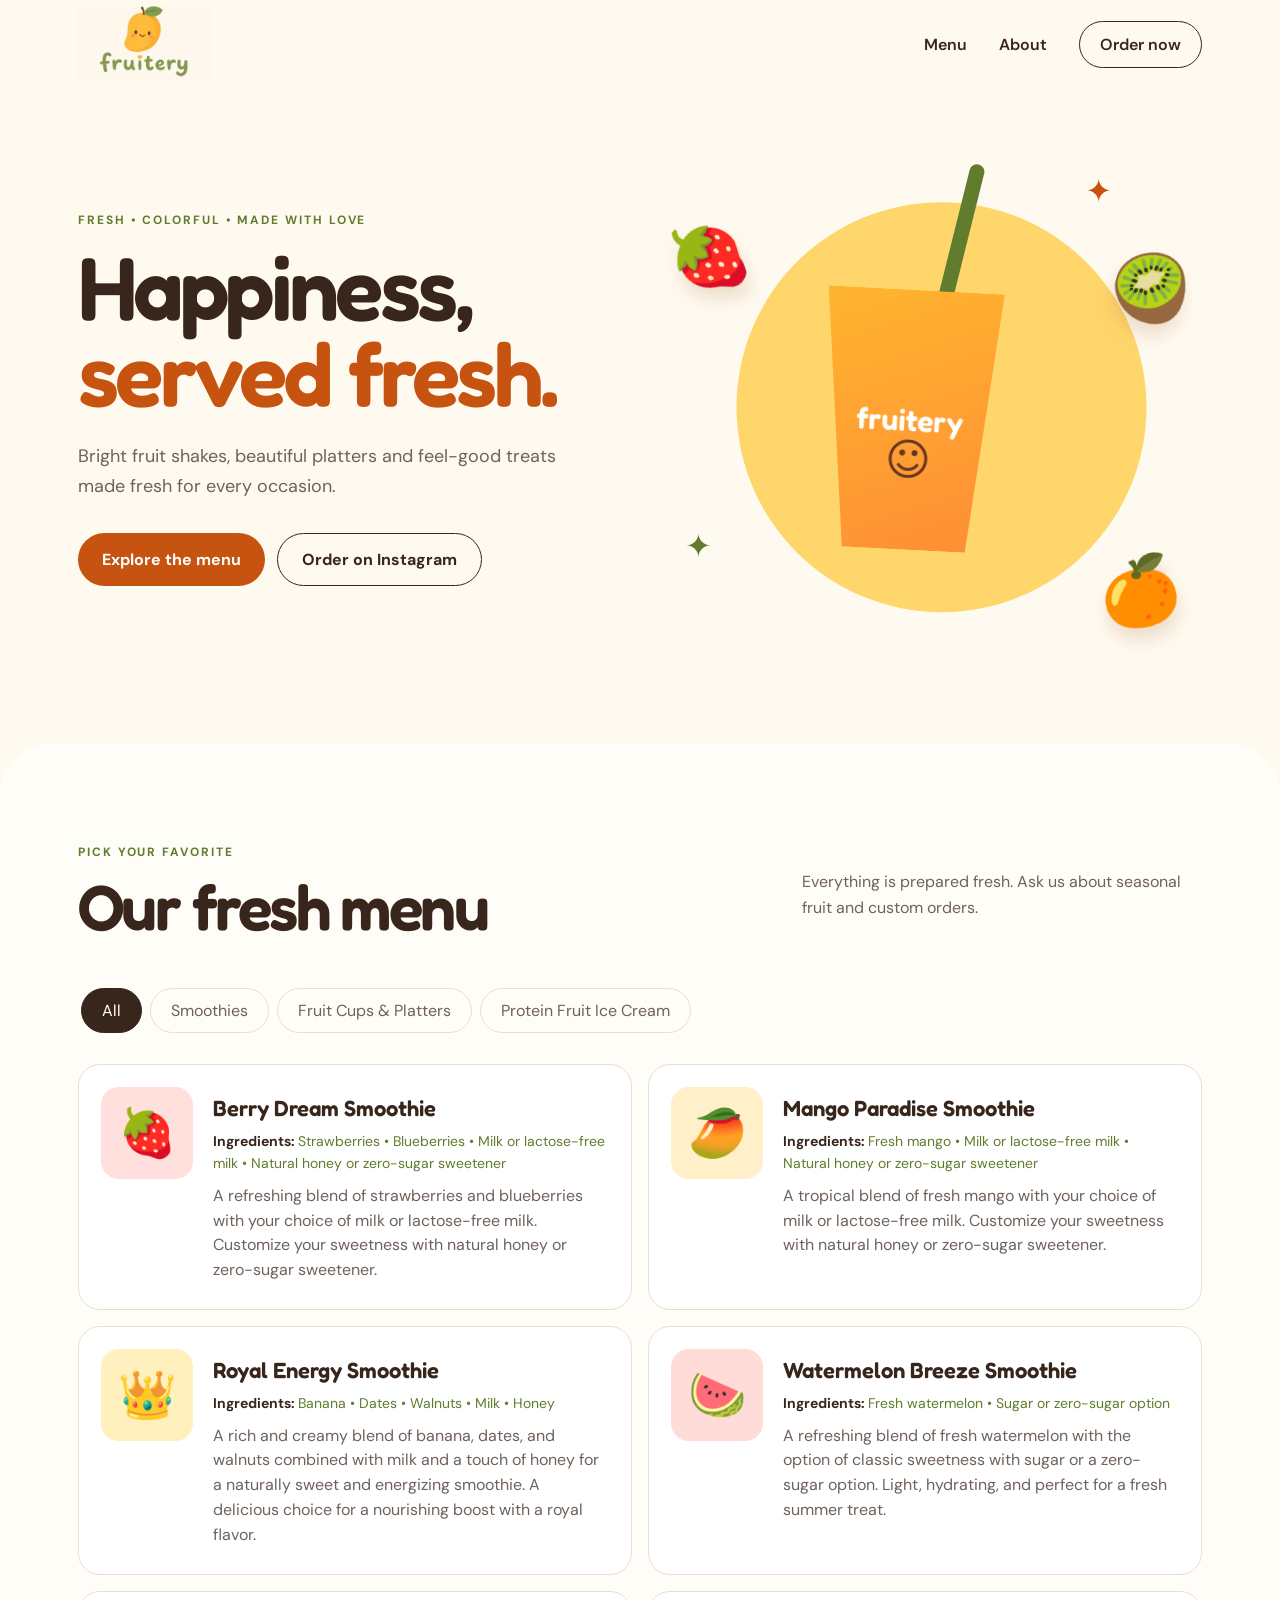
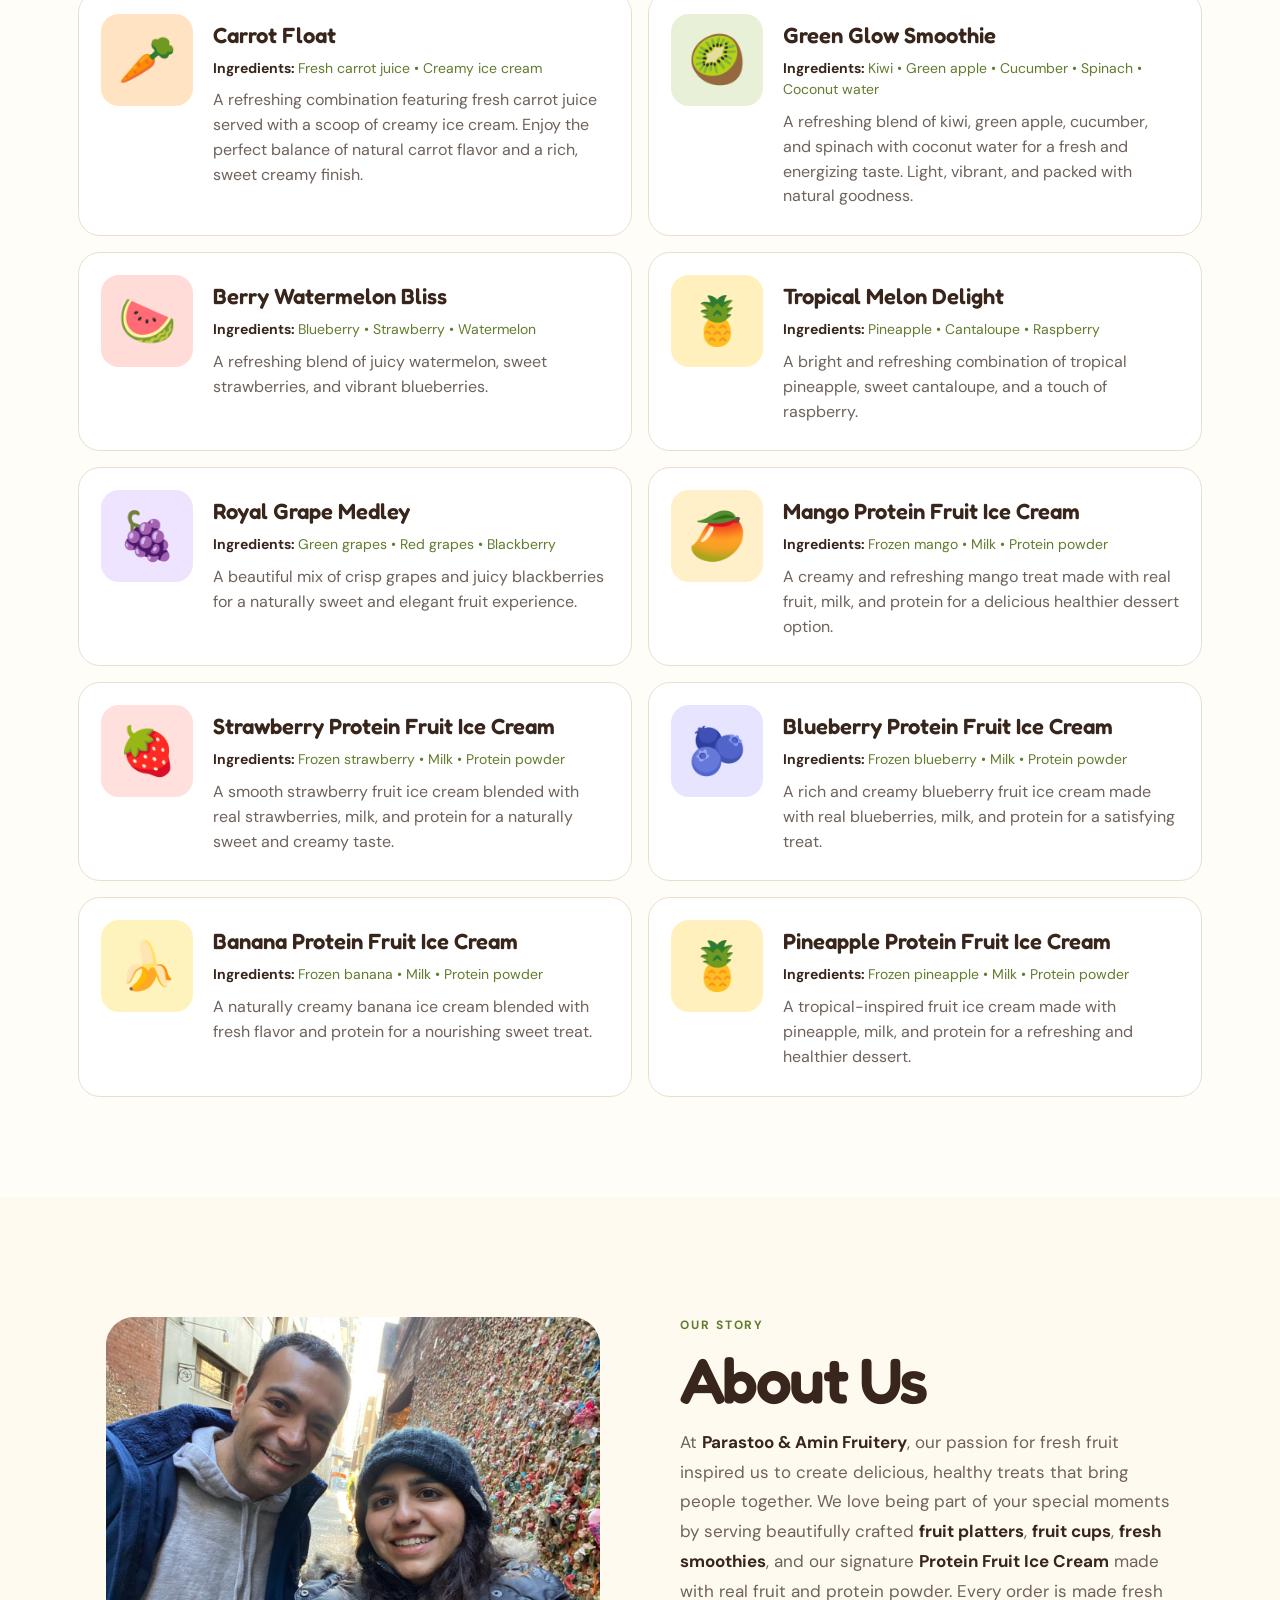
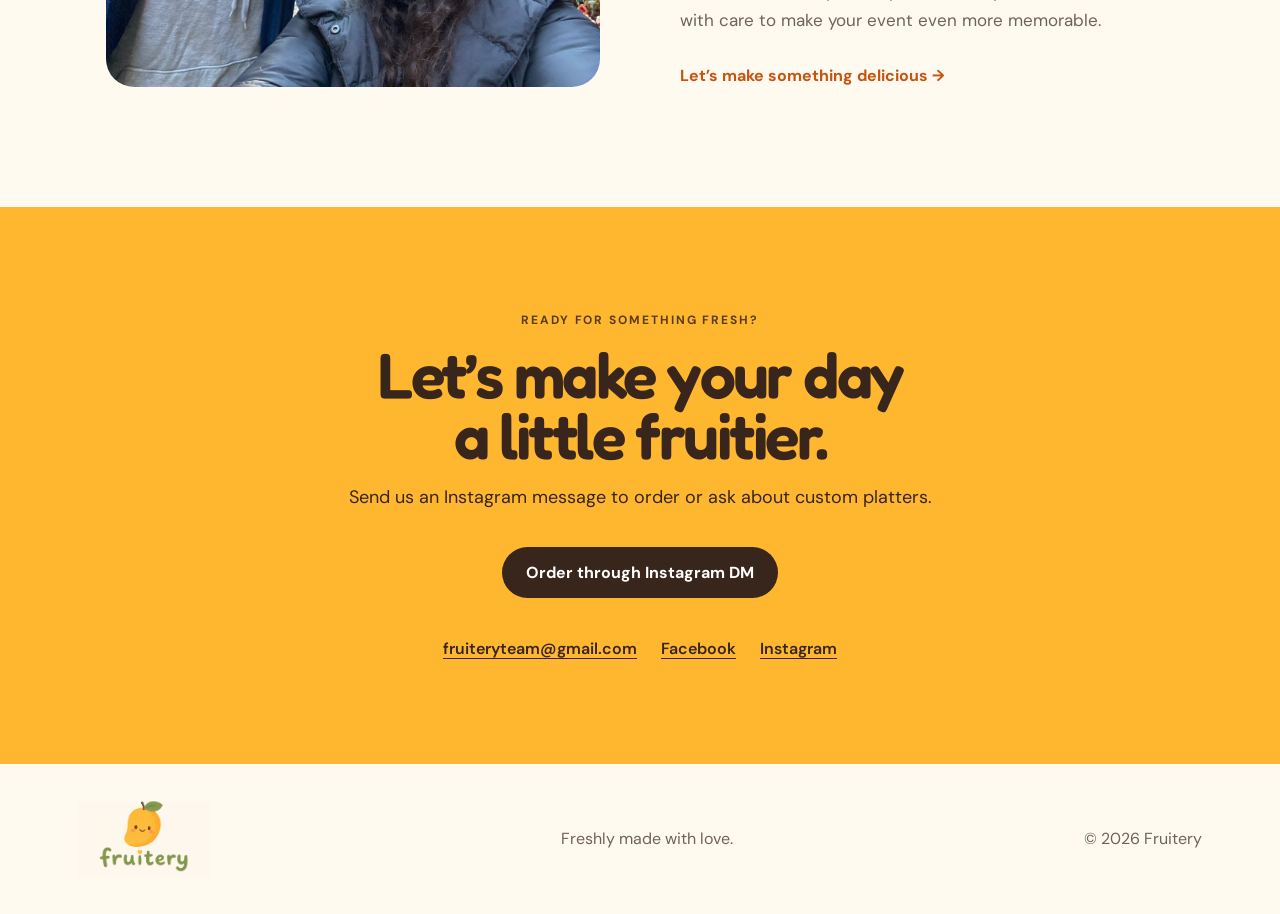
<file: index.html>
<!doctype html>
<html lang="en">
<head>
  <meta charset="utf-8">
  <meta name="viewport" content="width=device-width, initial-scale=1">
  <meta name="description" content="Fruitery — fresh fruit shakes, platters, cups and more, made with love.">
  <meta name="theme-color" content="#fffaf0">
  <title>Fruitery | Fresh fruit, made happy</title>
  <link rel="preconnect" href="https://fonts.googleapis.com">
  <link rel="preconnect" href="https://fonts.gstatic.com" crossorigin>
  <link href="https://fonts.googleapis.com/css2?family=DM+Sans:wght@400;500;600;700&family=Fredoka:wght@500;600;700&display=swap" rel="stylesheet">
  <link rel="stylesheet" href="styles.css">
</head>
<body>
  <a class="skip-link" href="#main-content">Skip to main content</a>
  <header class="site-header">
    <a class="brand" href="#main-content" aria-label="Fruitery home">
      <img class="brand-logo" src="image.png" alt="" width="132" height="132">
    </a>
    <nav aria-label="Main navigation">
      <a href="#menu">Menu</a>
      <a href="#about">About</a>
      <a class="nav-order" href="https://ig.me/m/fruit_ery" target="_blank" rel="noopener noreferrer">Order now</a>
    </nav>
  </header>

  <main id="main-content">
    <section class="hero">
      <div class="hero-copy">
        <p class="eyebrow">Fresh • Colorful • Made with love</p>
        <h1>Happiness,<br><span>served fresh.</span></h1>
        <p class="hero-text">Bright fruit shakes, beautiful platters and feel-good treats made fresh for every occasion.</p>
        <div class="hero-actions">
          <a class="button primary" href="#menu">Explore the menu</a>
          <a class="button secondary" href="https://ig.me/m/fruit_ery" target="_blank" rel="noopener noreferrer">Order on Instagram</a>
        </div>
      </div>
      <div class="hero-art" aria-hidden="true">
        <div class="sun"></div>
        <span class="fruit fruit-one">🍓</span>
        <span class="fruit fruit-two">🥝</span>
        <span class="fruit fruit-three">🍊</span>
        <div class="shake">
          <div class="straw"></div>
          <div class="shake-cup"><span>fruitery</span></div>
        </div>
        <span class="sparkle sparkle-one">✦</span>
        <span class="sparkle sparkle-two">✦</span>
      </div>
    </section>

    <section class="menu-section" id="menu">
      <div class="section-heading">
        <div><p class="eyebrow">Pick your favorite</p><h2>Our fresh menu</h2></div>
        <p>Everything is prepared fresh. Ask us about seasonal fruit and custom orders.</p>
      </div>

      <div class="tabs" aria-label="Filter menu by category"></div>
      <div class="menu-grid" aria-live="polite" aria-busy="true">
        <p class="menu-status">Loading our fresh menu…</p>
      </div>
    </section>

    <section class="about" id="about">
      <figure class="about-art">
        <img src="images/about_us_image.jpg" alt="Parastoo and Amin, the founders of Fruitery" width="1280" height="960" loading="lazy">
      </figure>
      <div class="about-copy"><p class="eyebrow">Our story</p><h2>About Us</h2><p>At <strong>Parastoo &amp; Amin Fruitery</strong>, our passion for fresh fruit inspired us to create delicious, healthy treats that bring people together. We love being part of your special moments by serving beautifully crafted <strong>fruit platters</strong>, <strong>fruit cups</strong>, <strong>fresh smoothies</strong>, and our signature <strong>Protein Fruit Ice Cream</strong> made with real fruit and protein powder. Every order is made fresh with care to make your event even more memorable.</p><a href="https://ig.me/m/fruit_ery" target="_blank" rel="noopener noreferrer">Let’s make something delicious <span>→</span></a></div>
    </section>

    <section class="contact" id="contact">
      <p class="eyebrow">Ready for something fresh?</p>
      <h2>Let’s make your day<br>a little fruitier.</h2>
      <p>Send us an Instagram message to order or ask about custom platters.</p>
      <!-- Replace the link below with your WhatsApp number: https://wa.me/15551234567 -->
      <a class="button dark" href="https://ig.me/m/fruit_ery" target="_blank" rel="noopener noreferrer">Order through Instagram DM</a>
      <div class="socials" aria-label="Contact Fruitery">
        <a href="mailto:fruiteryteam@gmail.com">fruiteryteam@gmail.com</a>
        <a href="https://www.facebook.com/people/Fruitery/61592068042619/?mibextid=wwXIfr&amp;rdid=FAv29EEiZbEbQ4nB&amp;share_url=https%3A%2F%2Fwww.facebook.com%2Fshare%2F195xjxgWoL%2F%3Fmibextid%3DwwXIfr" target="_blank" rel="noopener noreferrer">Facebook</a>
        <a href="https://www.instagram.com/fruit_ery/" target="_blank" rel="noopener noreferrer">Instagram</a>
      </div>
    </section>
  </main>

  <footer><a class="brand" href="#main-content" aria-label="Fruitery, back to top"><img class="brand-logo" src="image.png" alt="" width="132" height="132"></a><p>Freshly made with love.</p><p>© <span id="year"></span> Fruitery</p></footer>
  <script src="script.js"></script>
</body>
</html>
</file>
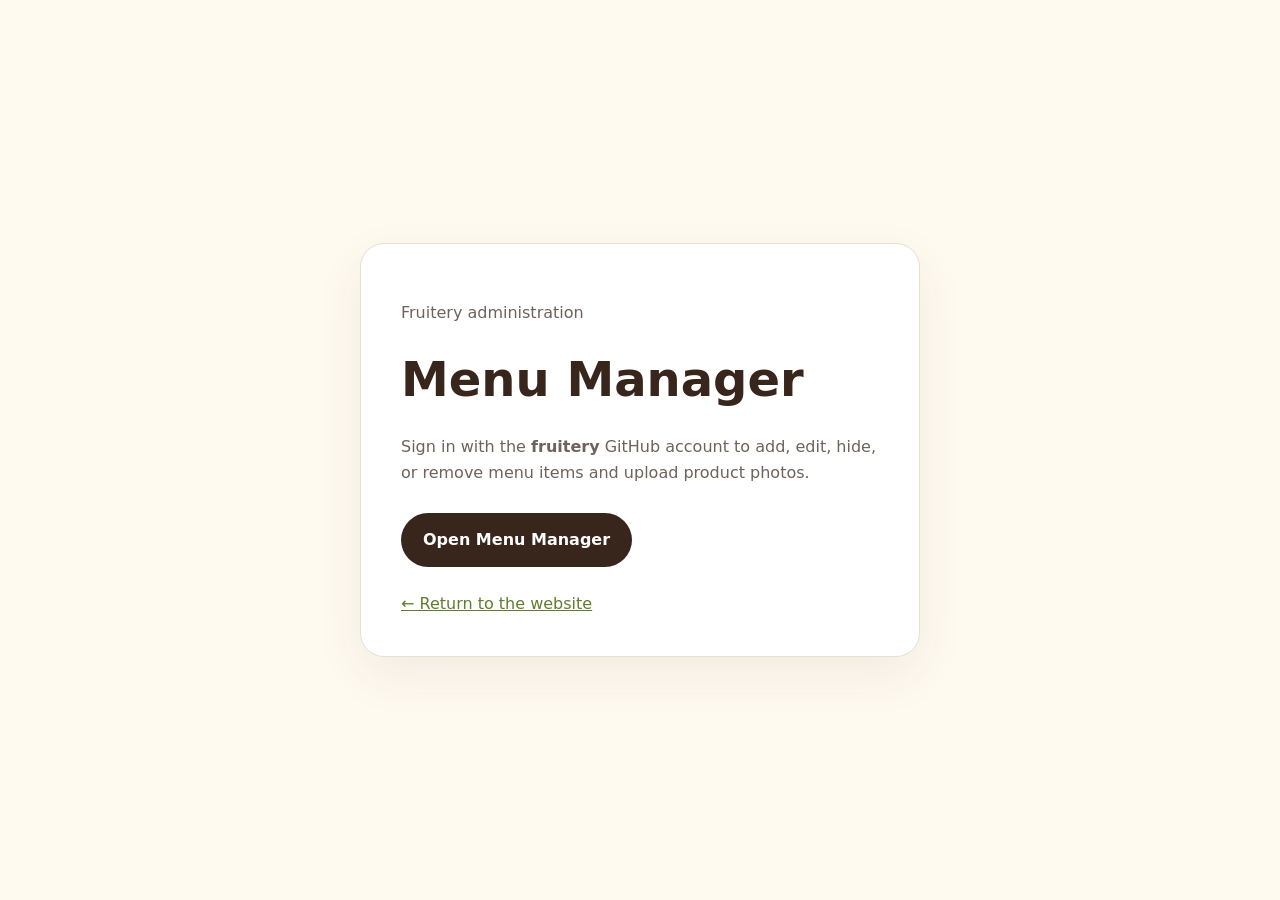
<file: admin/index.html>
<!doctype html>
<html lang="en">
<head>
  <meta charset="utf-8">
  <meta name="viewport" content="width=device-width, initial-scale=1">
  <meta name="robots" content="noindex">
  <title>Fruitery Menu Manager</title>
  <style>
    *{box-sizing:border-box}body{margin:0;min-height:100vh;display:grid;place-items:center;padding:24px;background:#fffaf0;color:#38251c;font:16px/1.6 system-ui,sans-serif}.panel{width:min(560px,100%);padding:40px;border:1px solid #eadfce;border-radius:24px;background:#fff;box-shadow:0 18px 50px #38251c12}h1{margin:0 0 12px;font-size:clamp(32px,7vw,48px)}p{color:#6f625b}.button{display:inline-block;margin-top:12px;padding:14px 22px;border-radius:999px;background:#38251c;color:#fff;text-decoration:none;font-weight:700}.back{display:block;margin-top:24px;color:#617c2d}
  </style>
</head>
<body>
  <main class="panel">
    <p>Fruitery administration</p>
    <h1>Menu Manager</h1>
    <p>Sign in with the <strong>fruitery</strong> GitHub account to add, edit, hide, or remove menu items and upload product photos.</p>
    <a class="button" href="https://app.pagescms.org" rel="external">Open Menu Manager</a>
    <a class="back" href="/">← Return to the website</a>
  </main>
</body>
</html>
</file>
<file: styles.css>
:root{--cream:#fffaf0;--paper:#fffdf7;--mango:#ffb72f;--orange:#c65310;--green:#617c2d;--dark:#38251c;--muted:#6f625b;--pink:#ff8f7d;--line:#eadfce;--radius:28px}
*{box-sizing:border-box}html{scroll-behavior:smooth;scroll-padding-top:1rem}body{margin:0;min-width:320px;overflow-x:hidden;background:var(--cream);color:var(--dark);font-family:"DM Sans",system-ui,-apple-system,sans-serif}img,svg{display:block;max-width:100%}a{color:inherit;text-decoration:none}button{font:inherit}strong{color:var(--dark);font-weight:700}.skip-link{position:fixed;z-index:100;top:10px;left:10px;padding:10px 14px;background:var(--dark);color:white;border-radius:8px;transform:translateY(-150%)}.skip-link:focus{transform:none}:focus-visible{outline:3px solid #1673c9;outline-offset:3px}.site-header{height:88px;display:flex;align-items:center;justify-content:space-between;max-width:1180px;margin:auto;padding:0 28px}.brand{position:relative;display:block;width:132px;height:76px;overflow:hidden}.brand-logo{position:absolute;top:-29px;left:0;width:132px;height:132px;max-width:none}.site-header nav{display:flex;align-items:center;gap:32px;font-weight:600}.site-header nav a:hover{color:var(--orange)}.nav-order{padding:12px 20px;border:1.5px solid var(--dark);border-radius:99px}.hero{max-width:1180px;min-height:650px;margin:auto;padding:56px 28px 90px;display:grid;grid-template-columns:minmax(0,1fr) minmax(0,1fr);align-items:center;overflow:hidden}.eyebrow{text-transform:uppercase;letter-spacing:.16em;font-size:12px;font-weight:700;color:var(--green);margin:0 0 16px}.hero h1,.section-heading h2,.about h2,.contact h2{font:600 clamp(52px,7vw,94px)/.96 "Fredoka",system-ui,sans-serif;letter-spacing:-.04em;margin:0}.hero h1 span{color:var(--orange)}.hero-text{font-size:18px;line-height:1.65;color:var(--muted);max-width:520px;margin:26px 0 32px}.hero-actions{display:flex;gap:12px;flex-wrap:wrap}.button{display:inline-flex;justify-content:center;align-items:center;padding:15px 24px;border-radius:99px;font-weight:700;transition:transform .2s}.primary{background:var(--orange);color:white}.secondary{border:1.5px solid var(--dark)}.button:hover{transform:translateY(-2px)}.hero-art{height:510px;position:relative}.sun{position:absolute;width:410px;height:410px;background:#ffd66b;border-radius:50%;left:50%;top:50%;transform:translate(-45%,-48%)}.shake{position:absolute;left:48%;top:50%;transform:translate(-50%,-42%) rotate(3deg)}.shake-cup{width:205px;height:260px;background:linear-gradient(160deg,#ffb52e,#ff8d35);clip-path:polygon(7% 0,93% 0,80% 100%,20% 100%);display:grid;place-items:center;color:white;font:600 30px "Fredoka",system-ui,sans-serif;filter:drop-shadow(0 22px 22px #dc772d55)}.shake-cup:after{content:"☺";position:absolute;margin-top:76px;font-size:44px;color:#64351f}.straw{position:absolute;width:15px;height:160px;background:var(--green);border-radius:10px;left:135px;top:-130px;transform:rotate(11deg);z-index:-1}.fruit{position:absolute;font-size:65px;filter:drop-shadow(0 12px 9px #9d622830)}.fruit-one{left:5%;top:14%;transform:rotate(-18deg)}.fruit-two{right:2%;top:20%;transform:rotate(16deg)}.fruit-three{right:4%;bottom:4%;transform:rotate(-12deg)}.sparkle{position:absolute;color:var(--green);font-size:32px}.sparkle-one{left:8%;bottom:17%}.sparkle-two{right:16%;top:5%;color:var(--orange)}.menu-section{background:var(--paper);padding:100px max(28px,calc((100% - 1124px)/2));border-radius:50px 50px 0 0}.section-heading{display:flex;justify-content:space-between;align-items:end;gap:40px}.section-heading h2,.about h2,.contact h2{font-size:clamp(46px,5vw,70px)}.section-heading>p{color:var(--muted);max-width:400px;line-height:1.65}.tabs{display:flex;gap:8px;margin:48px 0 28px;overflow-x:auto;padding:3px;scrollbar-width:thin}.tab{flex:0 0 auto;min-height:44px;border:1px solid var(--line);background:transparent;border-radius:99px;padding:11px 20px;cursor:pointer;color:var(--muted)}.tab.active{background:var(--dark);border-color:var(--dark);color:white}.menu-grid{display:grid;grid-template-columns:repeat(2,minmax(0,1fr));gap:16px}.menu-card{min-width:0;display:flex;align-items:flex-start;gap:20px;padding:22px;background:white;border:1px solid var(--line);border-radius:22px;transition:transform .2s,box-shadow .2s}.menu-card:hover{transform:translateY(-3px);box-shadow:0 14px 35px #49311d10}.menu-card[hidden]{display:none}.menu-icon,.menu-image{width:92px;min-width:92px;height:92px;border-radius:18px}.menu-icon{display:grid;place-items:center;background:#fff0c9;font-size:47px}.menu-image{object-fit:cover;background:#fff0c9}.theme-royal .menu-icon{background:#fff0bd}.theme-watermelon .menu-icon{background:#ffdcd7}.theme-carrot .menu-icon{background:#ffe3c2}.theme-green .menu-icon{background:#e8f0d7}.theme-platter .menu-icon{background:#eee4ff}.theme-strawberry .menu-icon{background:#ffe0dc}.theme-blueberry .menu-icon{background:#e7e4ff}.theme-banana .menu-icon{background:#fff3bd}.theme-pineapple .menu-icon{background:#fff0bd}.menu-info{flex:1;min-width:0}.item-title{display:flex;align-items:flex-start;justify-content:space-between;gap:16px;min-width:0}.item-title h3{min-width:0;overflow-wrap:anywhere;font:600 22px "Fredoka",system-ui,sans-serif;margin:8px 0}.item-title span{flex:0 0 auto;font-weight:700;color:var(--orange);margin-top:10px}.menu-info p{overflow-wrap:anywhere;color:var(--muted);line-height:1.55;margin:4px 0}.menu-info .ingredients{margin:2px 0 9px;color:var(--green);font-size:14px}.menu-status{grid-column:1/-1;padding:30px;text-align:center;color:var(--muted)}.about{max-width:1124px;margin:120px auto;display:grid;grid-template-columns:minmax(0,1fr) minmax(0,1fr);gap:80px;align-items:center;padding:0 28px}.about-art{aspect-ratio:4/3;height:auto;margin:0;border-radius:var(--radius);background:#e6efcf;overflow:hidden}.about-art img{width:100%;height:100%;object-fit:cover;object-position:center}.about-copy>p:not(.eyebrow){color:var(--muted);line-height:1.75;font-size:17px}.about-copy>a{font-weight:700;color:var(--orange);display:inline-block;margin-top:12px}.contact{text-align:center;padding:105px 28px;background:var(--mango)}.contact .eyebrow{color:#5b3c19}.contact>p:not(.eyebrow){font-size:18px}.dark{background:var(--dark);color:white;margin:20px 0}.socials{display:flex;justify-content:center;flex-wrap:wrap;gap:24px;margin-top:20px;font-weight:600}.socials a{text-decoration:underline;text-underline-offset:4px}footer{max-width:1180px;margin:auto;min-height:150px;padding:35px 28px;display:flex;align-items:center;justify-content:space-between;gap:20px;color:var(--muted)}footer .brand{width:132px;height:76px}
@media(max-width:800px){.site-header{height:74px}.site-header nav>a:not(.nav-order){display:none}.nav-order{padding:10px 16px}.hero{grid-template-columns:1fr;padding-top:50px}.hero-art{height:420px;margin-top:34px}.sun{width:320px;height:320px}.shake-cup{width:160px;height:215px}.fruit{font-size:52px}.menu-section{padding-top:75px}.section-heading{display:block}.menu-grid{grid-template-columns:minmax(0,1fr)}.about{grid-template-columns:minmax(0,1fr);gap:45px;margin:80px auto}.about-art{order:2}footer{flex-direction:column;justify-content:center;gap:8px;text-align:center}}
@media(max-width:460px){.site-header{padding-inline:18px}.brand{width:112px;height:68px}.brand-logo{top:-24px;width:112px;height:112px}.hero{padding:40px 20px 70px}.hero h1{font-size:clamp(45px,14vw,60px)}.hero-art{height:350px}.sun{width:270px;height:270px}.shake-cup{width:130px;height:180px;font-size:23px}.shake-cup:after{font-size:34px}.straw{height:120px;left:90px;top:-95px}.fruit{font-size:42px}.menu-section{padding:65px 18px}.menu-section{border-radius:32px 32px 0 0}.section-heading h2,.about h2{font-size:44px}.tabs{margin-top:32px}.menu-card{padding:14px;gap:14px}.menu-icon{width:68px;min-width:68px;height:68px;font-size:36px}.item-title{gap:8px}.item-title h3{font-size:19px}.menu-info p{font-size:14px}.about{padding:0 20px}.contact{padding:75px 20px}.contact h2{font-size:42px}.hero-actions .button{width:100%}footer{font-size:14px}footer .brand{width:112px;height:68px}}
@media(prefers-reduced-motion:reduce){html{scroll-behavior:auto}.button,.menu-card{transition:none}}
</file>
